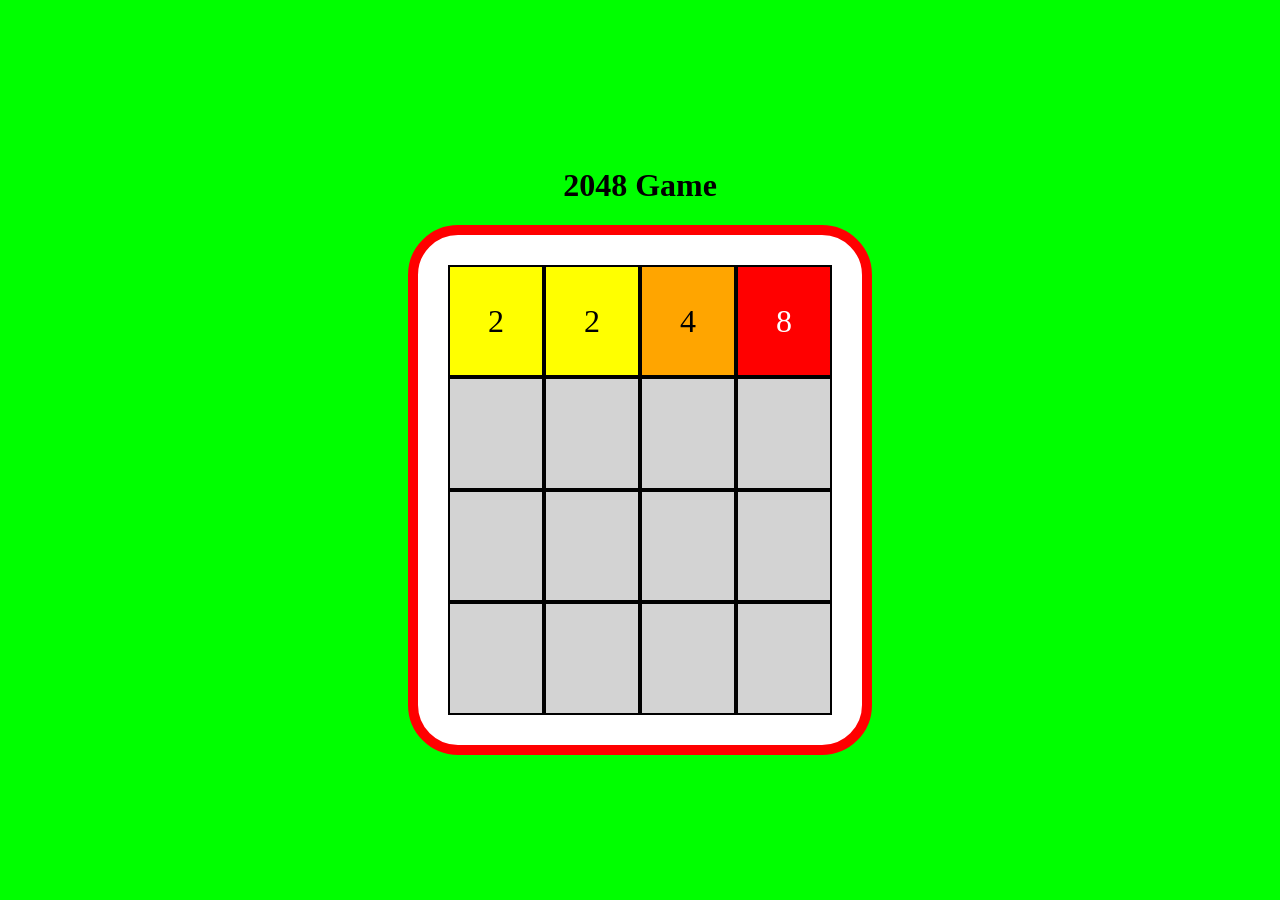
<file: 2048/index.html>
<!DOCTYPE html>
<html lang="en">

<head>
    <meta charset="UTF-8">
    <meta name="viewport" content="width=device-width, initial-scale=1.0">
    <title></title>
    <link rel="stylesheet" href="styles.css">
</head>

<body>
    <div class="content">
        <h1>2048 Game</h1>
        <div class="gameboard" id="gameboard">

    </div>
    <script src="script.js"></script>
</body>

</html>
</file>
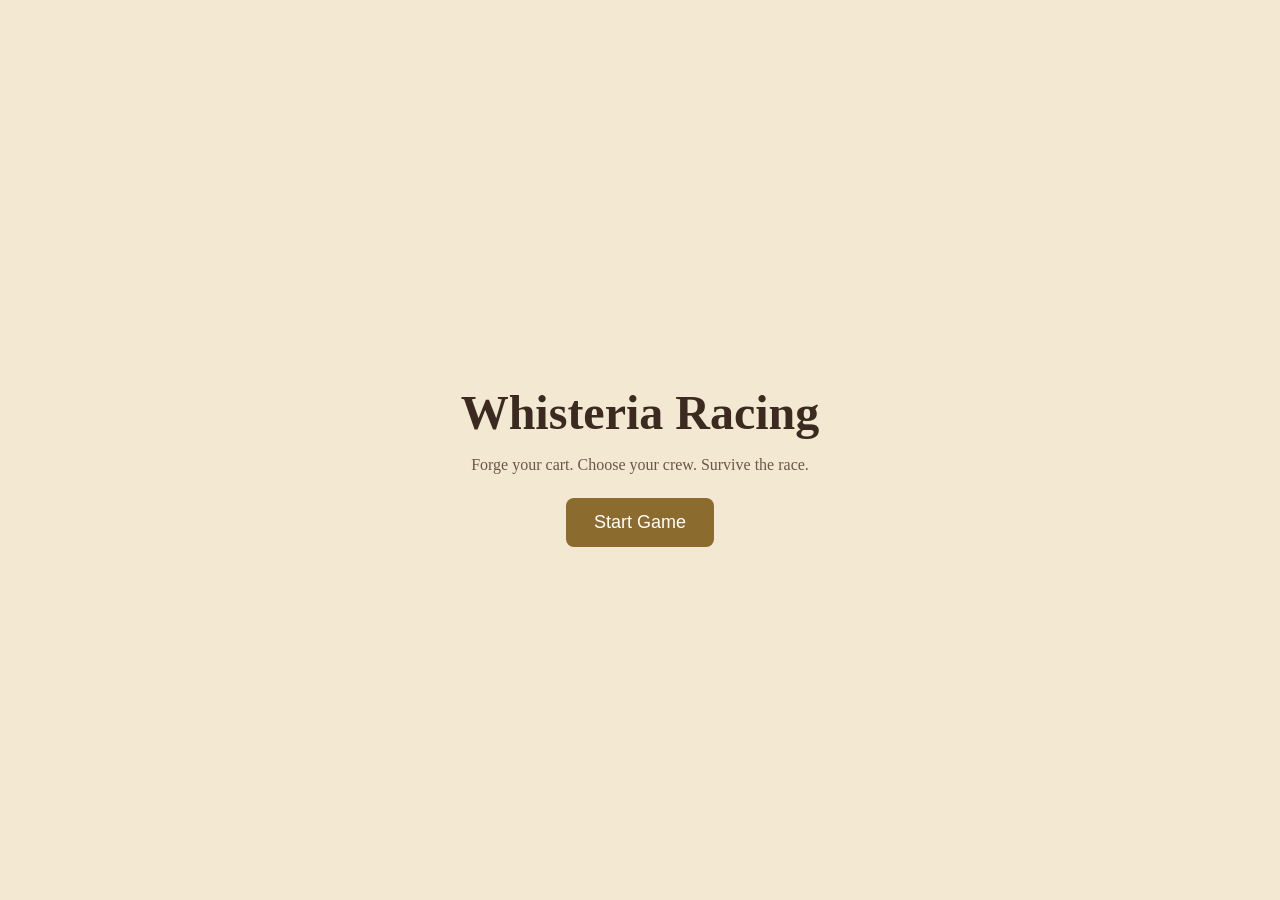
<file: 2D racing cart game/index.html>
<!DOCTYPE html>
<html lang="en">
<head>
    <meta charset="UTF-8" />
    <meta name="viewport" content="width=device-width, initial-scale=1.0" />

    <title>Whisteria Racing</title>

    <!-- Single global stylesheet -->
    <link rel="stylesheet" href="./html-css/styles.css" />
</head>
<body>

    <!-- App root: ALL screens render here -->
    <div id="app"></div>

    <!-- Entry point of the SPA -->
    <script type="module" src="./src/app.js"></script>

</body>
</html>
</file>
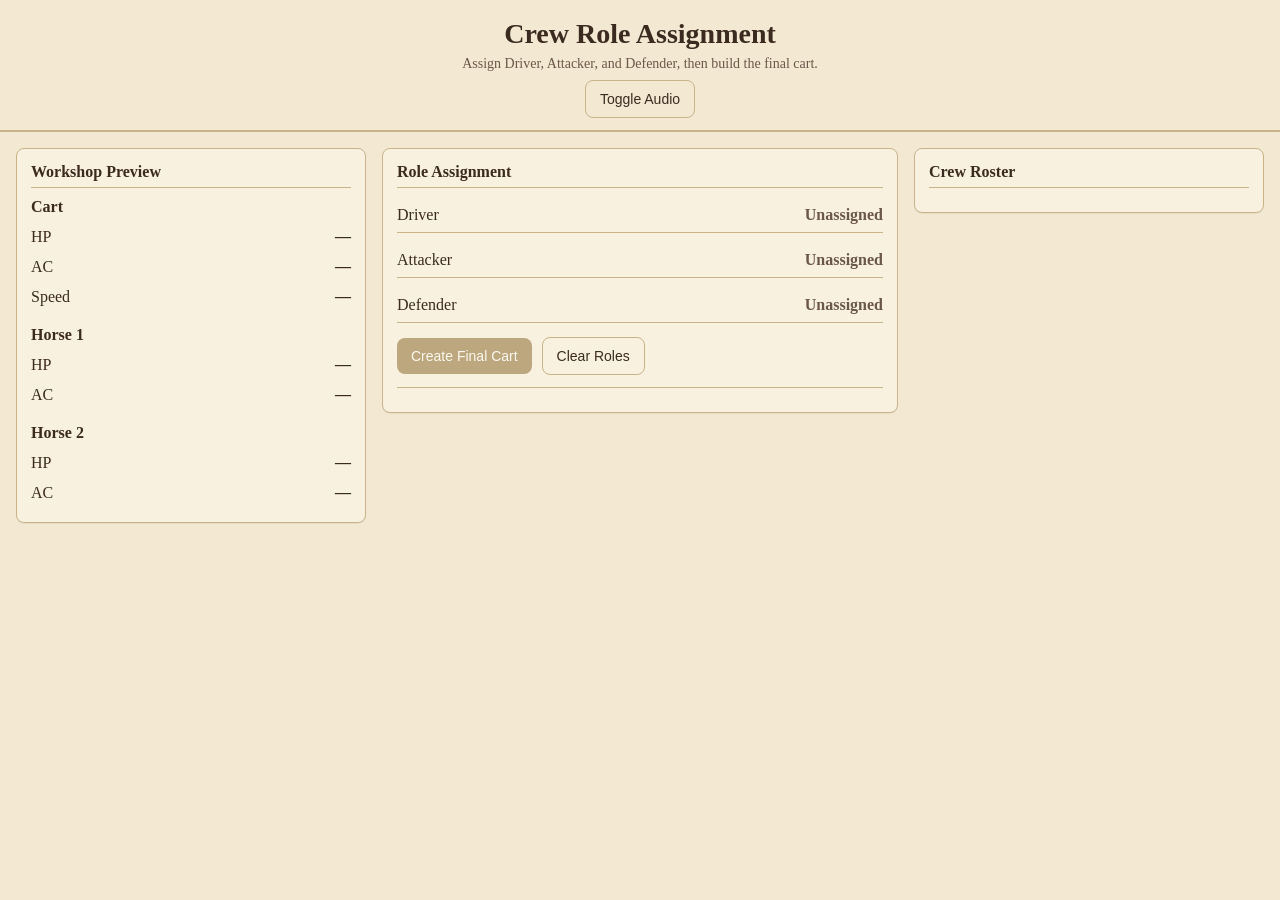
<file: 2D racing cart game/crew-select.html>
<!DOCTYPE html>
<html lang="en">
<head>
  <meta charset="UTF-8" />
  <meta name="viewport" content="width=device-width, initial-scale=1"/>
  <title>Crew Role Assignment</title>
  <link rel="stylesheet" href="./html-css/crew-select.css"/>
</head>
<body>
  <header>
    <h1>Crew Role Assignment</h1>
    <div class="sub">Assign Driver, Attacker, and Defender, then build the final cart.</div>
    <button id="muteToggle" class="secondary" style="margin-top:8px;">Toggle Audio</button>
  </header>

  <div class="container">
    <div class="panel left">
      <h3>Workshop Preview</h3>
      <div class="stats">
        <div style="font-weight:700;margin:4px 0 6px;">Cart</div>
        <div class="row"><span>HP</span><span class="val" id="cartHP">—</span></div>
        <div class="row"><span>AC</span><span class="val" id="cartAC">—</span></div>
        <div class="row"><span>Speed</span><span class="val" id="cartSpeed">—</span></div>

        <div style="height:10px;"></div>

        <div style="font-weight:700;margin:4px 0 6px;">Horse 1</div>
        <div class="row"><span>HP</span><span class="val" id="horse1HP">—</span></div>
        <div class="row"><span>AC</span><span class="val" id="horse1AC">—</span></div>

        <div style="height:10px;"></div>

        <div style="font-weight:700;margin:4px 0 6px;">Horse 2</div>
        <div class="row"><span>HP</span><span class="val" id="horse2HP">—</span></div>
        <div class="row"><span>AC</span><span class="val" id="horse2AC">—</span></div>
      </div>
    </div>

    <div class="panel center">
      <h3>Role Assignment</h3>

      <div class="assignments" id="assignments">
        <div class="assignment-row"><span>Driver</span><strong id="driverName" class="muted">Unassigned</strong></div>
        <div class="assignment-row"><span>Attacker</span><strong id="attackerName" class="muted">Unassigned</strong></div>
        <div class="assignment-row"><span>Defender</span><strong id="defenderName" class="muted">Unassigned</strong></div>
      </div>

      <div class="actions">
        <button id="buildBtn" disabled>Create Final Cart</button>
        <button id="clearBtn" class="secondary">Clear Roles</button>
      </div>

      <div class="result" id="result"></div>
    </div>

    <div class="panel right">
      <h3>Crew Roster</h3>
      <div class="crew-grid" id="crewList"></div>
    </div>
  </div>

  <script type="module" src="./src/crew-select.js"></script>
</body>
</html>
</file>
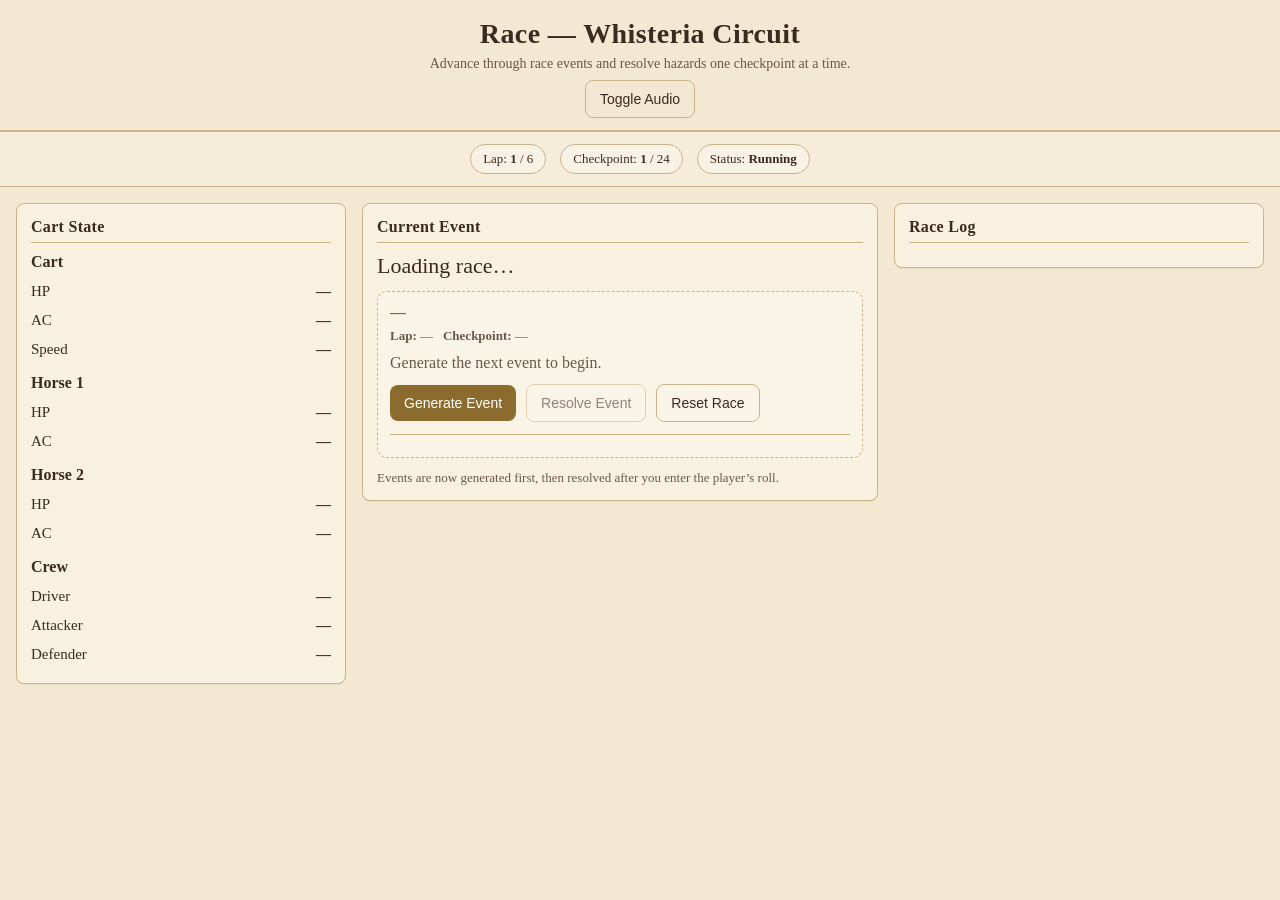
<file: 2D racing cart game/race.html>
<!DOCTYPE html>
<html lang="en">
<head>
  <meta charset="UTF-8" />
  <meta name="viewport" content="width=device-width, initial-scale=1" />
  <title>Race — Whisteria Circuit</title>
  <link rel="stylesheet" href="./html-css/race.css">
</head>
<body>
  <header>
    <h1>Race — Whisteria Circuit</h1>
    <div class="sub">Advance through race events and resolve hazards one checkpoint at a time.</div>
    <button id="muteToggle" class="secondary" style="margin-top:8px;">Toggle Audio</button>
  </header>

  <div class="topbar">
    <div class="badge">Lap: <strong id="lapBadge">1</strong> / 6</div>
    <div class="badge">Checkpoint: <strong id="checkpointBadge">1</strong> / 24</div>
    <div class="badge">Status: <strong id="raceStatus">Running</strong></div>
  </div>

  <div class="container">
    <div class="panel left">
      <h3>Cart State</h3>
      <div class="stats">
        <div class="section-title">Cart</div>
        <div class="row"><span>HP</span><span class="val" id="cartHP">—</span></div>
        <div class="row"><span>AC</span><span class="val" id="cartAC">—</span></div>
        <div class="row"><span>Speed</span><span class="val" id="cartSpeed">—</span></div>

        <div class="section-title">Horse 1</div>
        <div class="row"><span>HP</span><span class="val" id="horse1HP">—</span></div>
        <div class="row"><span>AC</span><span class="val" id="horse1AC">—</span></div>

        <div class="section-title">Horse 2</div>
        <div class="row"><span>HP</span><span class="val" id="horse2HP">—</span></div>
        <div class="row"><span>AC</span><span class="val" id="horse2AC">—</span></div>

        <div class="section-title">Crew</div>
        <div class="row"><span>Driver</span><span class="val" id="driverName">—</span></div>
        <div class="row"><span>Attacker</span><span class="val" id="attackerName">—</span></div>
        <div class="row"><span>Defender</span><span class="val" id="defenderName">—</span></div>
      </div>
    </div>

    <div class="panel center">
      <h3>Current Event</h3>
      <div class="task-title" id="eventTitle">Loading race…</div>
      <p class="task-desc" id="eventDesc"></p>

      <div class="event-card">
        <div class="event-type" id="eventType">—</div>
        <div class="event-meta">
          <div><strong>Lap:</strong> <span id="eventLap">—</span></div>
          <div><strong>Checkpoint:</strong> <span id="eventCheckpoint">—</span></div>
        </div>

        <div id="eventDetail" class="muted">Generate the next event to begin.</div>

        <div class="actions">
          <button id="nextEventBtn">Generate Event</button>
          <button id="resolveEventBtn" class="secondary" disabled>Resolve Event</button>
          <button id="resetRaceBtn" class="secondary">Reset Race</button>
        </div>

        <div class="result" id="result"></div>

        <div id="rollPanel" style="margin-top:12px; display:none;">
          <div id="rollPrompt" style="font-weight:700; margin-bottom:6px;">Enter roll</div>
          <input
            id="manualRollInput"
            type="number"
            min="1"
            max="20"
            placeholder="d20 result"
            style="padding:10px 12px; border-radius:8px; border:1px solid var(--border); font-size:14px; width:180px; background:white; color:var(--ink);"
          />
        </div>
      </div>

      <div class="muted" style="font-size:13px;">
        Events are now generated first, then resolved after you enter the player’s roll.
      </div>
    </div>

    <div class="panel right">
      <h3>Race Log</h3>
      <div class="log" id="log"></div>
    </div>
  </div>

  <script type="module" src="./src/race.js"></script>
</body>
</html>
</file>
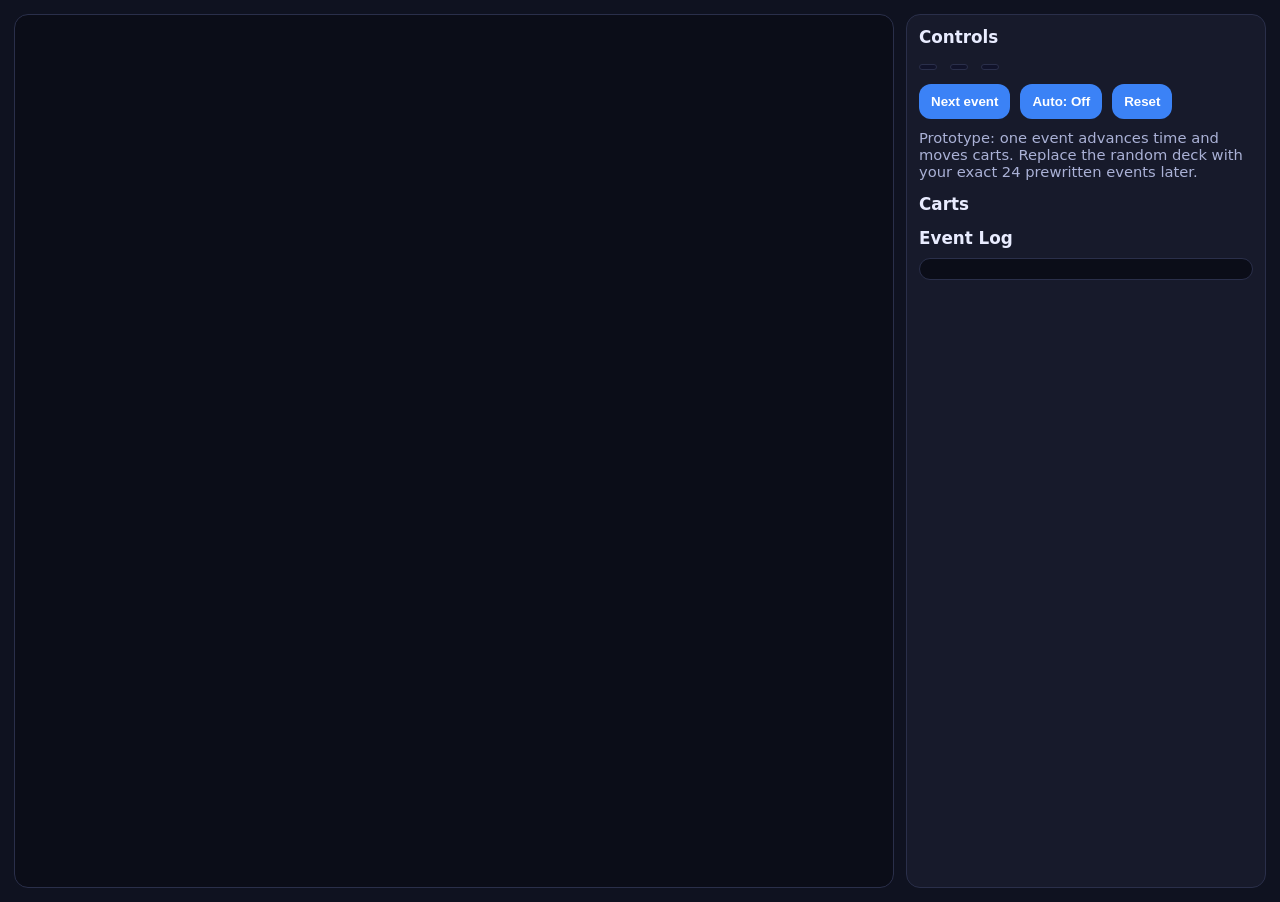
<file: 2D racing cart game/racing.html>
<!doctype html>
<html lang="en">
<head>
  <meta charset="utf-8" />
  <meta name="viewport" content="width=device-width, initial-scale=1" />
  <title>Cart Race – Visual Track Prototype</title>
 <link rel="stylesheet" href="styles.css" />

</head>
<body>
  <div class="wrap">
    <div>
      <canvas id="c" width="1280" height="720"></canvas>
    </div>

    <div class="panel">
      <h3 class="h">Controls</h3>
      <div style="margin-bottom:10px;">
        <span class="pill" id="pLap"></span>
        <span class="pill" id="pQuarter"></span>
        <span class="pill" id="pLeft"></span>
      </div>

      <div class="btnrow">
        <button id="btnNext">Next event</button>
        <button id="btnAuto">Auto: Off</button>
        <button id="btnReset">Reset</button>
      </div>

      <p class="muted" style="margin:10px 0 0;">
        Prototype: one event advances time and moves carts. Replace the random deck with your exact 24 prewritten events later.
      </p>

      <h3 class="h" style="margin-top:14px;">Carts</h3>
      <div id="carts"></div>

      <h3 class="h" style="margin-top:14px;">Event Log</h3>
      <pre id="log"></pre>
    </div>
  </div>
    <script type="module" src="src/racing.js"></script>
</body>
</html>
</file>
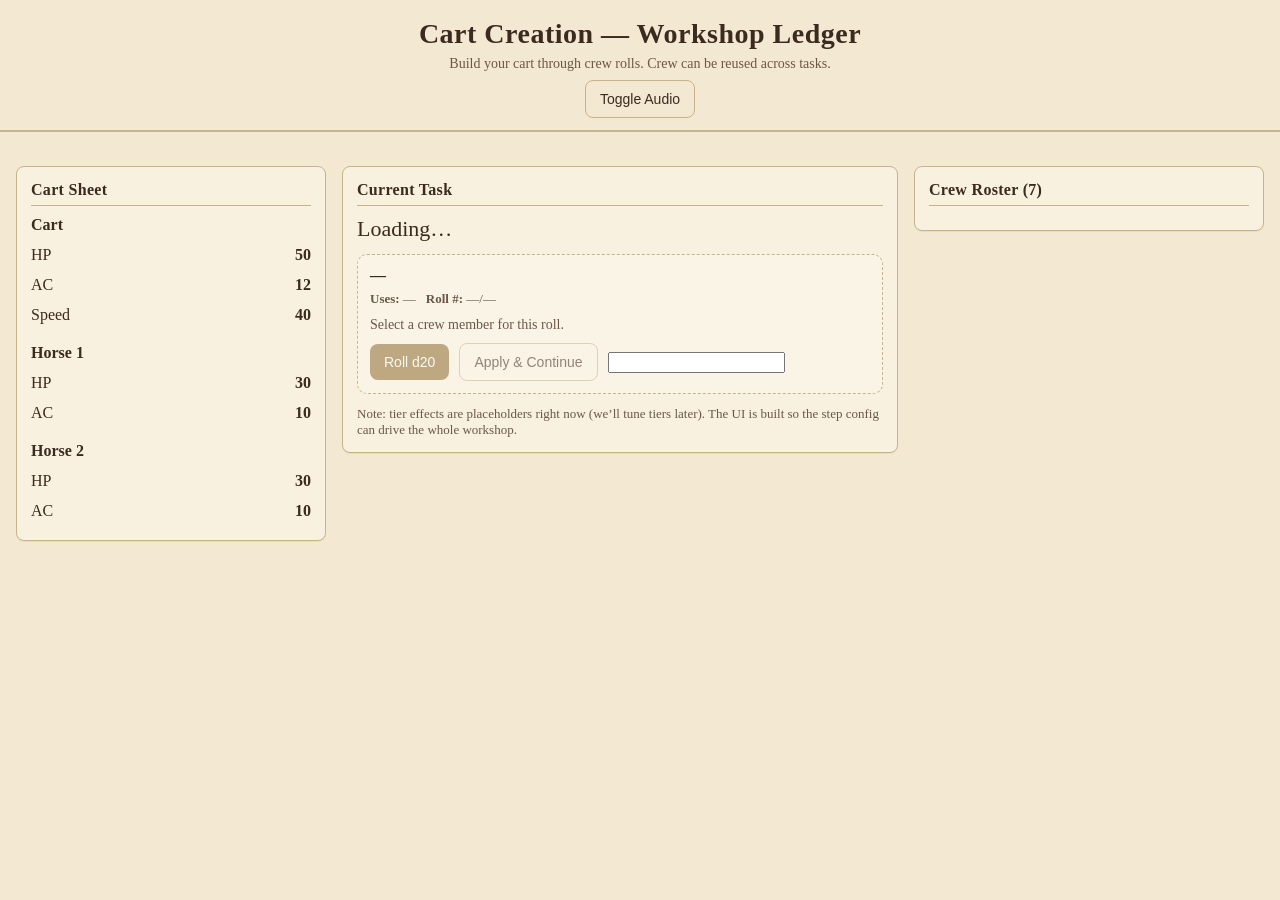
<file: 2D racing cart game/workshop.html>
<!DOCTYPE html>
<html lang="en">
<head>
  <meta charset="UTF-8" />
  <meta name="viewport" content="width=device-width, initial-scale=1"/>
  <title>Cart Creation — Workshop Ledger</title>
  <link rel="stylesheet" href="./html-css/workshop.css" />
</head>
<body>
  <header>
    
    <h1>Cart Creation — Workshop Ledger</h1>
    <div class="sub">Build your cart through crew rolls. Crew can be reused across tasks.</div>
    <button id="muteToggle" class="secondary" style="margin-top:8px;">Toggle Audio</button>
  </header>

  <div class="progress" id="progress"></div>

  <div class="container">
    <!-- LEFT: CART SHEET -->
    <div class="panel left">
      <h3>Cart Sheet</h3>
      <div class="stats">
        <div style="font-weight:700;margin:4px 0 6px;">Cart</div>
        <div class="row"><span>HP</span><span class="val" id="cartHP">50</span></div>
        <div class="row"><span>AC</span><span class="val" id="cartAC">12</span></div>
        <div class="row"><span>Speed</span><span class="val" id="cartSpeed">40</span></div>

        <div style="height:10px;"></div>

        <div style="font-weight:700;margin:4px 0 6px;">Horse 1</div>
        <div class="row"><span>HP</span><span class="val" id="horseHP">30</span></div>
        <div class="row"><span>AC</span><span class="val" id="horseAC">10</span></div>

        <div style="height:10px;"></div>

        <div style="font-weight:700;margin:4px 0 6px;">Horse 2</div>
        <div class="row"><span>HP</span><span class="val" id="horseHP1">30</span></div>
        <div class="row"><span>AC</span><span class="val" id="horseAC1">10</span></div>
      </div>
    </div>

    <!-- CENTER: TASK -->
    <div class="panel center">
      <h3>Current Task</h3>
      <div class="task-title" id="taskTitle">Loading…</div>
      <p class="task-desc" id="taskDesc"></p>

      <div class="rollbox">
        <div class="rollname" id="rollName">—</div>
        <div class="meta">
          <div><strong>Uses:</strong> <span id="rollStat">—</span></div>
          <div><strong>Roll #:</strong> <span id="rollIndex">—</span>/<span id="rollTotal">—</span></div>
        </div>
        <div class="selectedLine" id="selectedLine">Select a crew member for this roll.</div>

        <div class="actions">
          <button id="rollBtn" disabled>Roll d20</button>
          <button id="applyBtn" class="secondary" disabled>Apply & Continue</button>
          <input type="text" id="rollCheat">
        </div>

        <div class="result" id="result" style="display:none;"></div>
      </div>

      <div class="small" style="color:var(--muted);font-size:13px;">
        Note: tier effects are placeholders right now (we’ll tune tiers later). The UI is built so the step config can drive the whole workshop.
      </div>
    </div>

    <!-- RIGHT: CREW -->
    <div class="panel right">
      <h3>Crew Roster (7)</h3>
      <div class="crew-grid" id="crewList"></div>
    </div>
  </div>
  <script type="module" src="./src/workshop.js"></script>
</body>
</html>
</file>
<file: 2048/styles.css>
body{
    height:100%;
    margin: 0;
    background-color: lime;
}
.content{
    display: flex;
    flex-direction: column;
    justify-content: center;
    align-items: center;
    height: 100vh;
}
.gameboard{
    background-color: white;
    padding:30px;
    width: 30vw;
    height: 50vh;
    border-radius:50px;
    border: 10px solid red;
    text-align: center;
    display: grid;
    grid-template-columns: repeat(4, 1fr);
    grid-template-rows: repeat(4, 1fr);
    gap: 0px;
}

.cell{

    border: 2px solid black;
    display: flex;
   
}

.tile{
    font-size: 2em;
    width: 100%;
    height: 100%;
    display: flex;
    justify-content: center;
    align-items: center;
}
.tile-0{
    background-color: lightgray;
}
.tile-2{
    background-color: yellow;
}
.tile-4{
    background-color: orange;
}
.tile-8{
    background-color: red;
    color: white;
}
.tile-16{
    background-color: pink;
    color: white;
}
.tile-32{
    background-color: lightgreen;    color: white;
}
.tile-64{
    background-color: green;    color: white;
}
.tile-128{
    background-color: lightcoral;    color: white;
}
.tile-256{
    background-color: lightseagreen;    color: white;
}
.tile-512{
    background-color: lightcyan;    color: white;
}
.tile-1024{
    background-color: lightgoldenrodyellow;    color: white;
}
.tile-2048{
    background-color: gold;    color: white;
}
.tile-4096{
    background-color: darkorange;    color: white;
}
.tile-8192{
    background-color: darkred;    color: white;
}
.tile-16384{
    background-color: darkblue;    color: white;
}
.tile-32768{
    background-color: purple;    color: white;
}
</file>
<file: 2D racing cart game/html-css/styles.css>
:root {
    --bg: #f3e8d2;
    --paper: #f8f1df;
    --ink: #3b2a1f;
    --gold: #8c6b2f;
    --border: #c9b48a;
    --muted: #6b5748;
    --danger: #8b3a2e;
    --ok: #46633f;
}

* {
    box-sizing: border-box;
}

body {
    margin: 0;
    font-family: Georgia, serif;
    background: var(--bg);
    color: var(--ink);
}

header {
    text-align: center;
    padding: 18px 12px 12px;
    border-bottom: 2px solid var(--border);
}

header h1 {
    margin: 0;
    font-size: 28px;
    letter-spacing: 0.4px;
}

header .sub {
    margin-top: 6px;
    color: var(--muted);
    font-size: 14px;
}

.container {
    display: flex;
    gap: 16px;
    padding: 16px;
    align-items: flex-start;
}

.panel {
    background: var(--paper);
    border: 1px solid var(--border);
    border-radius: 8px;
    padding: 14px;
    box-shadow: 0 1px 0 rgba(0, 0, 0, 0.05);
}

.left {
    flex: 0 0 300px;
}

.center {
    flex: 1 1 auto;
    min-width: 420px;
}

.right {
    flex: 0 0 320px;
}

.panel h3 {
    margin: 0 0 10px 0;
    padding-bottom: 6px;
    border-bottom: 1px solid var(--border);
    font-size: 16px;
    letter-spacing: 0.3px;
}

.stats .row {
    display: flex;
    justify-content: space-between;
    padding: 6px 0;
    font-size: 15px;
}

.stats .val {
    font-weight: 700;
}

.muted {
    color: var(--muted);
}

.actions {
    display: flex;
    gap: 10px;
    flex-wrap: wrap;
    margin-top: 12px;
    align-items: center;
}

button {
    border: none;
    border-radius: 8px;
    padding: 10px 14px;
    background: var(--gold);
    color: #fff;
    font-size: 14px;
    cursor: pointer;
}

button.secondary {
    background: transparent;
    color: var(--ink);
    border: 1px solid var(--border);
}

button:disabled {
    opacity: 0.55;
    cursor: not-allowed;
}

.result {
    margin-top: 12px;
    padding-top: 10px;
    border-top: 1px solid var(--border);
    color: var(--ink);
}

.result .big {
    font-size: 20px;
    font-weight: 800;
    margin: 6px 0;
}

.result .small {
    color: var(--muted);
    font-size: 13px;
    line-height: 1.35;
}

.crew-grid {
    display: flex;
    flex-direction: column;
    gap: 10px;
    max-height: calc(100vh - 220px);
    overflow: auto;
    padding-right: 4px;
}

.crew-card {
    border: 1px solid var(--border);
    border-radius: 8px;
    padding: 10px;
    background: rgba(255, 255, 255, 0.18);
}

.crew-name {
    font-weight: 700;
    margin-bottom: 6px;
}

.crew-stats {
    font-size: 12px;
    color: var(--muted);
    line-height: 1.5;
    display: flex;
    flex-wrap: wrap;
    gap: 10px;
}

.pill {
    border: 1px solid var(--border);
    border-radius: 999px;
    padding: 2px 8px;
    background: rgba(255, 255, 255, 0.25);
}

/* -------------------- WORKSHOP -------------------- */

.progress {
    display: flex;
    justify-content: center;
    flex-wrap: wrap;
    gap: 10px;
    padding: 12px 12px 6px;
}

.progress .tab {
    padding: 6px 10px;
    border-bottom: 2px solid var(--border);
    font-size: 13px;
    color: var(--muted);
    user-select: none;
}

.progress .tab.active {
    border-bottom: 3px solid var(--gold);
    color: var(--ink);
    font-weight: 700;
}

.progress .tab.done {
    color: var(--ink);
}

.task-title {
    font-size: 22px;
    margin: 2px 0 6px;
}

.task-desc {
    margin: 0 0 12px;
    color: var(--muted);
    line-height: 1.35;
}

.rollbox {
    border: 1px dashed var(--border);
    border-radius: 10px;
    padding: 12px;
    margin: 10px 0 12px;
    background: rgba(255, 255, 255, 0.25);
}

.rollbox .rollname {
    font-weight: 700;
    margin-bottom: 6px;
}

.rollbox .meta {
    font-size: 13px;
    color: var(--muted);
    display: flex;
    gap: 10px;
    flex-wrap: wrap;
}

.selectedLine {
    margin-top: 10px;
    font-size: 14px;
    color: var(--muted);
}

.crew-card.selected {
    border: 2px solid var(--gold);
    background: rgba(140, 107, 47, 0.10);
}

.crew-card:hover {
    background: rgba(255, 255, 255, 0.35);
}

.stats .flash {
    animation: flash 700ms ease-out;
}

@keyframes flash {
    0% {
        color: var(--gold);
        transform: translateY(-1px);
    }
    100% {
        color: var(--ink);
        transform: translateY(0);
    }
}

/* -------------------- CREW SELECT -------------------- */

.assignments {
    display: grid;
    gap: 10px;
}

.assignment-row {
    display: flex;
    justify-content: space-between;
    align-items: center;
    border-bottom: 1px solid var(--border);
    padding: 8px 0;
}

.role-buttons {
    display: flex;
    gap: 8px;
    flex-wrap: wrap;
    margin-top: 10px;
}

.role-chip {
    border: 1px solid var(--border);
    background: transparent;
    color: var(--ink);
    border-radius: 999px;
    padding: 6px 10px;
    cursor: pointer;
}

.role-chip.active {
    background: var(--gold);
    color: white;
    border-color: var(--gold);
}

/* -------------------- RACE -------------------- */

.topbar {
    display: flex;
    justify-content: center;
    gap: 14px;
    flex-wrap: wrap;
    padding: 12px;
    border-bottom: 1px solid var(--border);
    background: rgba(255, 255, 255, 0.18);
}

.badge {
    border: 1px solid var(--border);
    border-radius: 999px;
    padding: 6px 12px;
    font-size: 13px;
    background: rgba(255, 255, 255, 0.28);
}

.stats .section-title {
    font-weight: 700;
    margin: 10px 0 6px;
}

.event-card {
    border: 1px dashed var(--border);
    border-radius: 10px;
    padding: 12px;
    margin: 10px 0 12px;
    background: rgba(255, 255, 255, 0.25);
}

.event-type {
    font-weight: 700;
    margin-bottom: 6px;
    color: var(--gold);
}

.event-meta {
    font-size: 13px;
    color: var(--muted);
    display: flex;
    gap: 10px;
    flex-wrap: wrap;
    margin-bottom: 10px;
}

.log {
    display: flex;
    flex-direction: column;
    gap: 10px;
    max-height: calc(100vh - 260px);
    overflow: auto;
    padding-right: 4px;
}

.log-entry {
    border: 1px solid var(--border);
    border-radius: 8px;
    padding: 10px;
    background: rgba(255, 255, 255, 0.18);
}

.log-entry .title {
    font-weight: 700;
    margin-bottom: 4px;
}

.log-entry .meta {
    font-size: 12px;
    color: var(--muted);
    margin-bottom: 6px;
}

.danger {
    color: var(--danger);
    font-weight: 700;
}

.ok {
    color: var(--ok);
    font-weight: 700;
}

/* -------------------- RESPONSIVE -------------------- */

@media (max-width: 1050px) {
    .container {
        flex-direction: column;
    }

    .left,
    .right,
    .center {
        flex: 1 1 auto;
        min-width: unset;
    }

    .crew-grid,
    .log {
        max-height: 320px;
    }
}

.start-screen {
  height: 100vh;
  display: flex;
  align-items: center;
  justify-content: center;
}

.start-container {
  text-align: center;
}

.start-container h1 {
  font-size: 48px;
  margin-bottom: 16px;
}

.start-container .sub {
  margin-bottom: 24px;
  color: var(--muted);
}

.start-container button {
  font-size: 18px;
  padding: 14px 28px;
}

.start-container {
  animation: fadeIn 0.6s ease;
}

@keyframes fadeIn {
  from { opacity: 0; transform: translateY(10px); }
  to { opacity: 1; transform: translateY(0); }
}
</file>
<file: 2D racing cart game/html-css/crew-select.css>
:root{
      --bg:#f3e8d2;
      --paper:#f8f1df;
      --ink:#3b2a1f;
      --gold:#8c6b2f;
      --border:#c9b48a;
      --muted:#6b5748;
    }
    body{
      margin:0;
      font-family: Georgia, serif;
      background: var(--bg);
      color: var(--ink);
    }
    header{
      text-align:center;
      padding:18px 12px 12px;
      border-bottom:2px solid var(--border);
    }
    header h1{
      margin:0;
      font-size:28px;
    }
    header .sub{
      margin-top:6px;
      color:var(--muted);
      font-size:14px;
    }
    .container{
      display:flex;
      gap:16px;
      padding:16px;
      align-items:flex-start;
    }
    .panel{
      background: var(--paper);
      border:1px solid var(--border);
      border-radius:8px;
      padding:14px;
      box-shadow: 0 1px 0 rgba(0,0,0,0.05);
    }
    .left{ flex: 0 0 320px; }
    .center{ flex: 1 1 auto; min-width: 420px; }
    .right{ flex: 0 0 320px; }

    .panel h3{
      margin:0 0 10px 0;
      padding-bottom:6px;
      border-bottom:1px solid var(--border);
      font-size:16px;
    }
    .stats .row{
      display:flex;
      justify-content:space-between;
      padding:6px 0;
      font-size:16px;
    }
    .stats .val{ font-weight:700; }

    .crew-grid{
      display:flex;
      flex-direction:column;
      gap:10px;
      max-height: calc(100vh - 220px);
      overflow:auto;
      padding-right:4px;
    }
    .crew-card{
      border:1px solid var(--border);
      border-radius:8px;
      padding:10px;
      background: rgba(255,255,255,0.18);
    }
    .crew-name{
      font-weight:700;
      margin-bottom:6px;
    }
    .crew-stats{
      font-size:12px;
      color:var(--muted);
      line-height:1.5;
      display:flex;
      flex-wrap:wrap;
      gap:10px;
      margin-bottom:10px;
    }
    .pill{
      border:1px solid var(--border);
      border-radius:999px;
      padding:2px 8px;
      background: rgba(255,255,255,0.25);
    }
    .role-buttons{
      display:flex;
      gap:8px;
      flex-wrap:wrap;
    }
    .role-chip{
      border:1px solid var(--border);
      background: transparent;
      color: var(--ink);
      border-radius:999px;
      padding:6px 10px;
      cursor:pointer;
    }
    .role-chip.active{
      background: var(--gold);
      color: white;
      border-color: var(--gold);
    }

    .assignments{
      display:grid;
      gap:10px;
    }
    .assignment-row{
      display:flex;
      justify-content:space-between;
      align-items:center;
      border-bottom:1px solid var(--border);
      padding:8px 0;
    }
    .muted{ color: var(--muted); }

    .actions{
      display:flex;
      gap:10px;
      flex-wrap:wrap;
      margin-top:14px;
      align-items:center;
    }
    button{
      border:none;
      border-radius:8px;
      padding:10px 14px;
      background: var(--gold);
      color: #fff;
      font-size:14px;
      cursor:pointer;
    }
    button.secondary{
      background: transparent;
      color: var(--ink);
      border:1px solid var(--border);
    }
    button:disabled{
      opacity:0.55;
      cursor:not-allowed;
    }

    .result{
      margin-top:12px;
      padding-top:10px;
      border-top:1px solid var(--border);
    }
    .result .big{
      font-size:20px;
      font-weight:800;
      margin:6px 0;
    }

    @media (max-width: 1050px){
      .container{ flex-direction:column; }
      .left,.right,.center{ flex: 1 1 auto; min-width: unset; }
      .crew-grid{ max-height: 320px; }
    }
</file>
<file: 2D racing cart game/html-css/race.css>
:root {
    --bg: #f3e8d2;
    --paper: #f8f1df;
    --ink: #3b2a1f;
    --gold: #8c6b2f;
    --border: #c9b48a;
    --muted: #6b5748;
    --danger: #8b3a2e;
    --ok: #46633f;
}

body {
    margin: 0;
    font-family: Georgia, serif;
    background: var(--bg);
    color: var(--ink);
}

header {
    text-align: center;
    padding: 18px 12px 12px;
    border-bottom: 2px solid var(--border);
}

header h1 {
    margin: 0;
    font-size: 28px;
    letter-spacing: 0.4px;
}

header .sub {
    margin-top: 6px;
    color: var(--muted);
    font-size: 14px;
}

.topbar {
    display: flex;
    justify-content: center;
    gap: 14px;
    flex-wrap: wrap;
    padding: 12px;
    border-bottom: 1px solid var(--border);
    background: rgba(255, 255, 255, 0.18);
}

.badge {
    border: 1px solid var(--border);
    border-radius: 999px;
    padding: 6px 12px;
    font-size: 13px;
    background: rgba(255, 255, 255, 0.28);
}

.container {
    display: flex;
    gap: 16px;
    padding: 16px;
    align-items: flex-start;
}

.panel {
    background: var(--paper);
    border: 1px solid var(--border);
    border-radius: 8px;
    padding: 14px;
    box-shadow: 0 1px 0 rgba(0, 0, 0, 0.05);
}

.left {
    flex: 0 0 300px;
}

.center {
    flex: 1 1 auto;
    min-width: 420px;
}

.right {
    flex: 0 0 340px;
}

.panel h3 {
    margin: 0 0 10px 0;
    padding-bottom: 6px;
    border-bottom: 1px solid var(--border);
    font-size: 16px;
    letter-spacing: 0.3px;
}

.stats .section-title {
    font-weight: 700;
    margin: 10px 0 6px;
}

.stats .row {
    display: flex;
    justify-content: space-between;
    padding: 6px 0;
    font-size: 15px;
}

.stats .val {
    font-weight: 700;
}

.task-title {
    font-size: 22px;
    margin: 2px 0 8px;
}

.task-desc {
    margin: 0 0 12px;
    color: var(--muted);
    line-height: 1.4;
}

.event-card {
    border: 1px dashed var(--border);
    border-radius: 10px;
    padding: 12px;
    margin: 10px 0 12px;
    background: rgba(255, 255, 255, 0.25);
}

.event-type {
    font-weight: 700;
    margin-bottom: 6px;
    color: var(--gold);
}

.event-meta {
    font-size: 13px;
    color: var(--muted);
    display: flex;
    gap: 10px;
    flex-wrap: wrap;
    margin-bottom: 10px;
}

.actions {
    display: flex;
    gap: 10px;
    flex-wrap: wrap;
    margin-top: 12px;
    align-items: center;
}

button {
    border: none;
    border-radius: 8px;
    padding: 10px 14px;
    background: var(--gold);
    color: #fff;
    font-size: 14px;
    cursor: pointer;
}

button.secondary {
    background: transparent;
    color: var(--ink);
    border: 1px solid var(--border);
}

button:disabled {
    opacity: 0.55;
    cursor: not-allowed;
}

.result {
    margin-top: 12px;
    padding-top: 10px;
    border-top: 1px solid var(--border);
}

.result .big {
    font-size: 20px;
    font-weight: 800;
    margin: 6px 0;
}

.muted {
    color: var(--muted);
}

.log {
    display: flex;
    flex-direction: column;
    gap: 10px;
    max-height: calc(100vh - 260px);
    overflow: auto;
    padding-right: 4px;
}

.log-entry {
    border: 1px solid var(--border);
    border-radius: 8px;
    padding: 10px;
    background: rgba(255, 255, 255, 0.18);
}

.log-entry .title {
    font-weight: 700;
    margin-bottom: 4px;
}

.log-entry .meta {
    font-size: 12px;
    color: var(--muted);
    margin-bottom: 6px;
}

.danger {
    color: var(--danger);
    font-weight: 700;
}

.ok {
    color: var(--ok);
    font-weight: 700;
}

@media (max-width: 1050px) {
    .container {
        flex-direction: column;
    }

    .left,
    .right,
    .center {
        flex: 1 1 auto;
        min-width: unset;
    }

    .log {
        max-height: 320px;
    }
}
</file>
<file: 2D racing cart game/styles.css>
:root { --bg:#0f1220; --panel:#171a2b; --border:#2a2f4a; --text:#e9ecff; --muted:#aab1d6; }
    body { margin: 0; font-family: system-ui, Segoe UI, Arial; background: var(--bg); color: var(--text); }
    .wrap { display: grid; grid-template-columns: 1fr 360px; gap: 14px; padding: 14px; }
    .panel { background: var(--panel); border: 1px solid var(--border); border-radius: 14px; padding: 12px; }
    canvas { width: 100%; height: calc(100vh - 28px); background: #0b0d18; border: 1px solid var(--border); border-radius: 14px; display:block; }
    button { background:#3b82f6; border:0; color:white; padding:10px 12px; border-radius:12px; cursor:pointer; font-weight: 600; }
    button:disabled { opacity:.5; cursor:not-allowed; }
    .btnrow { display:flex; gap:10px; flex-wrap:wrap; }
    .pill { display:inline-block; padding:2px 8px; border-radius:999px; border:1px solid var(--border); background:#11132a; margin-right:8px; }
    .muted { color: var(--muted); font-size: .92rem; }
    .h { margin: 0 0 8px; font-size: 1.05rem; }
    .cartrow { padding: 8px 0; border-top: 1px solid rgba(42,47,74,.6); }
    .cartrow:first-child { border-top: none; }
    pre { white-space: pre-wrap; background:#0b0d18; border:1px solid var(--border); border-radius:14px; padding:10px; max-height: 36vh; overflow:auto; margin: 10px 0 0; }
    .kv { display:flex; justify-content: space-between; gap:10px; }
</file>
<file: 2D racing cart game/html-css/workshop.css>
:root{
      --bg:#f3e8d2;
      --paper:#f8f1df;
      --ink:#3b2a1f;
      --gold:#8c6b2f;
      --border:#c9b48a;
      --muted:#6b5748;
    }
    body{
      margin:0;
      font-family: Georgia, serif;
      background: var(--bg);
      color: var(--ink);
    }
    header{
      text-align:center;
      padding:18px 12px 12px;
      border-bottom:2px solid var(--border);
    }
    header h1{
      margin:0;
      font-size:28px;
      letter-spacing:0.5px;
    }
    header .sub{
      margin-top:6px;
      color:var(--muted);
      font-size:14px;
    }

    .progress{
      display:flex;
      justify-content:center;
      flex-wrap:wrap;
      gap:10px;
      padding:12px 12px 6px;
    }
    .progress .tab{
      padding:6px 10px;
      border-bottom:2px solid var(--border);
      font-size:13px;
      color:var(--muted);
      user-select:none;
    }
    .progress .tab.active{
      border-bottom:3px solid var(--gold);
      color:var(--ink);
      font-weight:700;
    }
    .progress .tab.done{
      color:var(--ink);
    }

    .container{
      display:flex;
      gap:16px;
      padding:16px;
      align-items:flex-start;
    }
    .panel{
      background: var(--paper);
      border:1px solid var(--border);
      border-radius:8px;
      padding:14px;
      box-shadow: 0 1px 0 rgba(0,0,0,0.05);
    }

    .left{ flex: 0 0 280px; }
    .center{ flex: 1 1 auto; min-width: 380px;}
    .right{ flex: 0 0 320px; }

    .panel h3{
      margin:0 0 10px 0;
      padding-bottom:6px;
      border-bottom:1px solid var(--border);
      font-size:16px;
      letter-spacing:0.3px;
    }

    .stats .row{
      display:flex;
      justify-content:space-between;
      padding:6px 0;
      font-size:16px;
    }
    .stats .val{
      font-weight:700;
    }
    .stats .flash{
      animation: flash 700ms ease-out;
    }
    @keyframes flash{
      0%{ color: var(--gold); transform: translateY(-1px); }
      100%{ color: var(--ink); transform: translateY(0); }
    }

    .task-title{
      font-size:22px;
      margin:2px 0 6px;
    }
    .task-desc{
      margin:0 0 12px;
      color:var(--muted);
      line-height:1.35;
    }

    .rollbox{
      border:1px dashed var(--border);
      border-radius:10px;
      padding:12px;
      margin:10px 0 12px;
      background: rgba(255,255,255,0.25);
    }
    .rollbox .rollname{
      font-weight:700;
      margin-bottom:6px;
    }
    .rollbox .meta{
      font-size:13px;
      color:var(--muted);
      display:flex;
      gap:10px;
      flex-wrap:wrap;
    }
    .selectedLine{
      margin-top:10px;
      font-size:14px;
      color:var(--muted);
    }

    .crew-grid{
      display:flex;
      flex-direction:column;
      gap:10px;
      max-height: calc(100vh - 220px);
      overflow:auto;
      padding-right:4px;
    }
    .crew-card{
      border:1px solid var(--border);
      border-radius:8px;
      padding:10px;
      cursor:pointer;
      transition: background 150ms ease, border 150ms ease;
      background: rgba(255,255,255,0.18);
    }
    .crew-card:hover{
      background: rgba(255,255,255,0.35);
    }
    .crew-card.selected{
      border:2px solid var(--gold);
      background: rgba(140,107,47,0.10);
    }
    .crew-name{
      font-weight:700;
      margin-bottom:6px;
    }
    .crew-stats{
      font-size:12px;
      color:var(--muted);
      line-height:1.5;
      display:flex;
      flex-wrap:wrap;
      gap:10px;
    }
    .pill{
      border:1px solid var(--border);
      border-radius:999px;
      padding:2px 8px;
      background: rgba(255,255,255,0.25);
    }

    .actions{
      display:flex;
      gap:10px;
      flex-wrap:wrap;
      margin-top:10px;
      align-items:center;
    }
    button{
      border:none;
      border-radius:8px;
      padding:10px 14px;
      background: var(--gold);
      color: #fff;
      font-size:14px;
      cursor:pointer;
    }
    button.secondary{
      background: transparent;
      color: var(--ink);
      border:1px solid var(--border);
    }
    button:disabled{
      opacity:0.55;
      cursor:not-allowed;
    }

    .result{
      margin-top:10px;
      padding-top:10px;
      border-top:1px solid var(--border);
      color:var(--ink);
    }
    .result .big{
      font-size:22px;
      font-weight:800;
      margin:6px 0;
    }
    .result .small{
      color:var(--muted);
      font-size:13px;
      line-height:1.35;
    }

    @media (max-width: 1050px){
      .container{ flex-direction:column; }
      .left,.right,.center{ flex: 1 1 auto; min-width: unset; }
      .crew-grid{ max-height: 320px; }
    }
</file>
